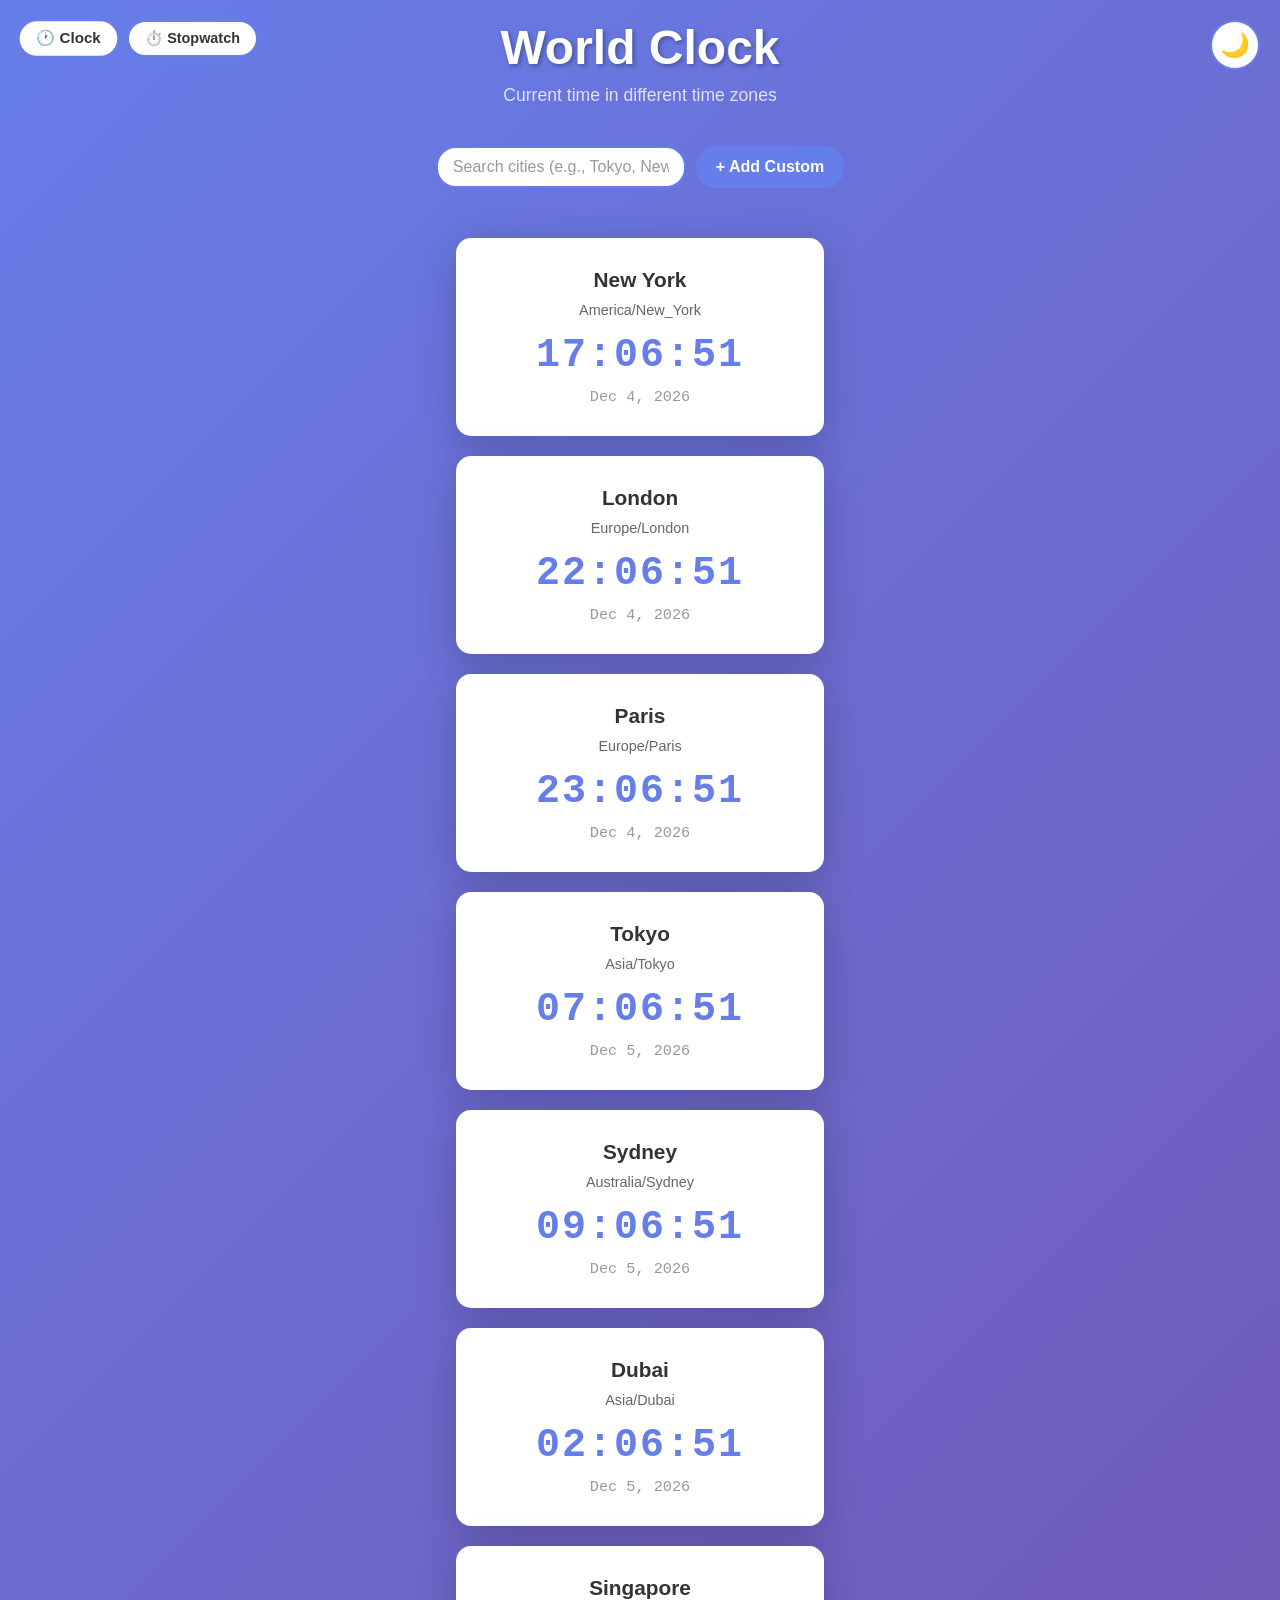
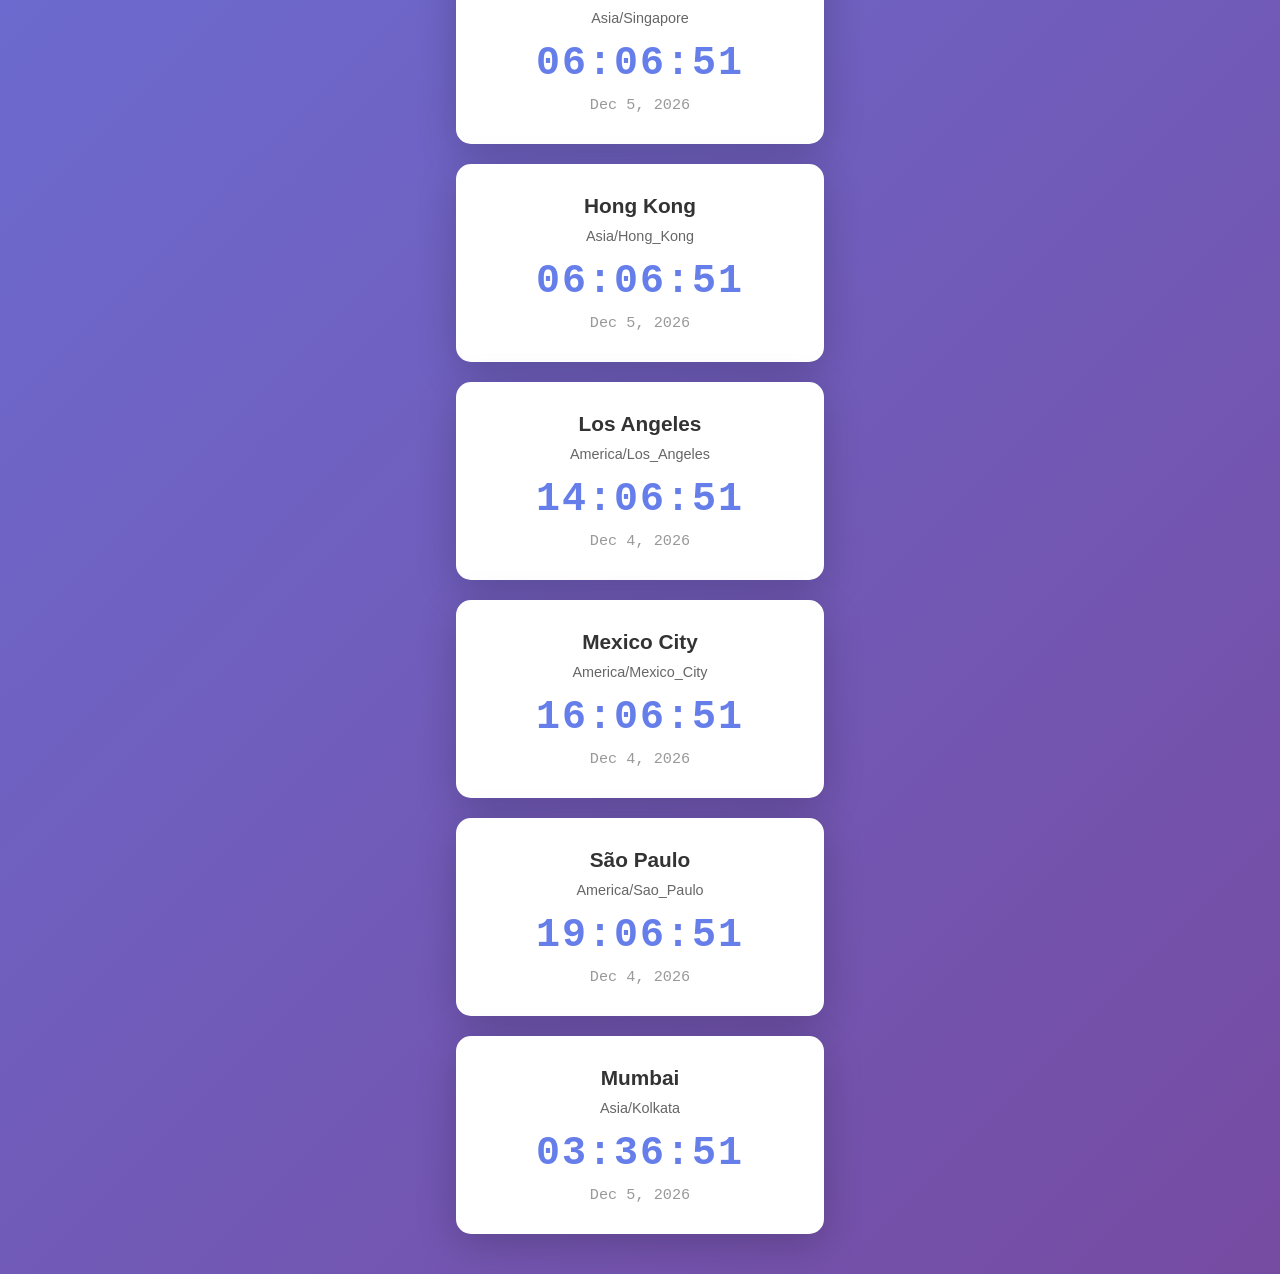
<file: index.html>
<!DOCTYPE html>
<html lang="en">
<head>
    <meta charset="UTF-8">
    <meta name="viewport" content="width=device-width, initial-scale=1.0">
    <title>Digital Clock - Multiple Time Zones</title>
    <style>
        * {
            margin: 0;
            padding: 0;
            box-sizing: border-box;
        }

        body {
            font-family: 'Segoe UI', Tahoma, Geneva, Verdana, sans-serif;
            transition: all 0.3s ease;
        }

        /* Light Mode (Default) */
        body.light-mode {
            background: linear-gradient(135deg, #667eea 0%, #764ba2 100%);
            color: #333;
        }

        body.light-mode .clock {
            background: white;
            color: #333;
            box-shadow: 0 10px 40px rgba(0, 0, 0, 0.2);
        }

        body.light-mode .clock:hover {
            box-shadow: 0 15px 50px rgba(0, 0, 0, 0.3);
        }

        body.light-mode .city {
            color: #333;
        }

        body.light-mode .timezone {
            color: #666;
        }

        body.light-mode .time {
            color: #667eea;
        }

        body.light-mode .date {
            color: #999;
        }

        body.light-mode h1 {
            color: white;
            text-shadow: 2px 2px 4px rgba(0, 0, 0, 0.3);
        }

        body.light-mode .subtitle {
            color: rgba(255, 255, 255, 0.8);
        }

        body.light-mode .theme-btn {
            background: white;
            border: 2px solid #667eea;
            color: #333;
        }

        body.light-mode .nav-btn {
            background: white;
            border: 2px solid #667eea;
            color: #333;
        }

        body.light-mode .nav-btn:hover {
            background: #667eea;
            color: white;
        }

        body.light-mode .search-box {
            background: white;
            border: 2px solid #667eea;
            color: #333;
        }

        body.light-mode .search-box::placeholder {
            color: #999;
        }

        body.light-mode .add-btn {
            background: #667eea;
            color: white;
            border: none;
        }

        body.light-mode .add-btn:hover {
            background: #764ba2;
        }

        body.light-mode .modal {
            background: white;
            color: #333;
        }

        body.light-mode .modal input {
            background: white;
            border: 2px solid #667eea;
            color: #333;
        }

        body.light-mode .modal input::placeholder {
            color: #999;
        }

        body.light-mode .remove-btn {
            background: #ff6b6b;
            color: white;
        }

        body.light-mode .stopwatch-display {
            background: white;
            color: #667eea;
            border: 2px solid #667eea;
        }

        /* Dark Mode */
        body.dark-mode {
            background: linear-gradient(135deg, #1a1a2e 0%, #16213e 100%);
            color: #e0e0e0;
        }

        body.dark-mode .clock {
            background: #0f3460;
            color: #e0e0e0;
            box-shadow: 0 10px 40px rgba(0, 0, 0, 0.5);
        }

        body.dark-mode .clock:hover {
            box-shadow: 0 15px 50px rgba(0, 0, 0, 0.7);
        }

        body.dark-mode .city {
            color: #e0e0e0;
        }

        body.dark-mode .timezone {
            color: #b0b0b0;
        }

        body.dark-mode .time {
            color: #00d4ff;
        }

        body.dark-mode .date {
            color: #808080;
        }

        body.dark-mode h1 {
            color: #00d4ff;
            text-shadow: 0 0 10px rgba(0, 212, 255, 0.3);
        }

        body.dark-mode .subtitle {
            color: rgba(0, 212, 255, 0.7);
        }

        body.dark-mode .theme-btn {
            background: #0f3460;
            border: 2px solid #00d4ff;
            color: #00d4ff;
        }

        body.dark-mode .nav-btn {
            background: #0f3460;
            border: 2px solid #00d4ff;
            color: #00d4ff;
        }

        body.dark-mode .nav-btn:hover {
            background: #00d4ff;
            color: #1a1a2e;
        }

        body.dark-mode .search-box {
            background: #0f3460;
            border: 2px solid #00d4ff;
            color: #e0e0e0;
        }

        body.dark-mode .search-box::placeholder {
            color: #808080;
        }

        body.dark-mode .add-btn {
            background: #00d4ff;
            color: #1a1a2e;
            border: none;
        }

        body.dark-mode .add-btn:hover {
            background: #0099cc;
        }

        body.dark-mode .modal {
            background: #0f3460;
            color: #e0e0e0;
        }

        body.dark-mode .modal input {
            background: #16213e;
            border: 2px solid #00d4ff;
            color: #e0e0e0;
        }

        body.dark-mode .modal input::placeholder {
            color: #808080;
        }

        body.dark-mode .remove-btn {
            background: #ff6b6b;
            color: white;
        }

        body.dark-mode .stopwatch-display {
            background: #0f3460;
            color: #00d4ff;
            border: 2px solid #00d4ff;
        }

        body {
            min-height: 100vh;
            display: flex;
            justify-content: center;
            align-items: center;
            padding: 20px;
        }

        /* Navigation */
        .nav-container {
            position: fixed;
            top: 20px;
            left: 20px;
            display: flex;
            gap: 10px;
            z-index: 999;
        }

        .nav-btn {
            padding: 8px 16px;
            border-radius: 20px;
            font-weight: bold;
            cursor: pointer;
            transition: all 0.3s ease;
            font-size: 0.9em;
        }

        .nav-btn.active {
            transform: scale(1.05);
        }

        /* Theme Toggle Button */
        .theme-toggle {
            position: fixed;
            top: 20px;
            right: 20px;
            z-index: 1000;
        }

        .theme-btn {
            border-radius: 50%;
            width: 50px;
            height: 50px;
            font-size: 1.5em;
            cursor: pointer;
            display: flex;
            align-items: center;
            justify-content: center;
            transition: all 0.3s ease;
            font-weight: bold;
        }

        .theme-btn:hover {
            transform: scale(1.1) rotate(20deg);
        }

        .theme-btn:active {
            transform: scale(0.95);
        }

        .container {
            width: 100%;
            max-width: 1200px;
        }

        h1 {
            text-align: center;
            font-size: 3em;
            margin-bottom: 10px;
            transition: all 0.3s ease;
        }

        .subtitle {
            text-align: center;
            font-size: 1.1em;
            margin-bottom: 40px;
            transition: all 0.3s ease;
        }

        /* Clock Section */
        #clockSection {
            display: none;
        }

        #clockSection.active {
            display: block;
        }

        .search-filter {
            display: flex;
            gap: 10px;
            margin-bottom: 30px;
            justify-content: center;
            flex-wrap: wrap;
        }

        .search-box {
            padding: 10px 15px;
            border-radius: 20px;
            font-size: 1em;
            width: 250px;
            transition: all 0.3s ease;
        }

        .search-box:focus {
            outline: none;
            transform: scale(1.05);
        }

        .add-btn {
            padding: 10px 20px;
            border-radius: 20px;
            font-size: 1em;
            font-weight: bold;
            cursor: pointer;
            transition: all 0.3s ease;
        }

        .add-btn:hover {
            transform: scale(1.05);
        }

        .clocks-grid {
            display: grid;
            grid-template-columns: repeat(auto-fit, minmax(280px, 1fr));
            gap: 20px;
            padding: 20px;
        }

        .clock {
            border-radius: 15px;
            padding: 30px;
            text-align: center;
            transition: all 0.3s ease;
            position: relative;
        }

        .clock:hover {
            transform: translateY(-5px);
        }

        .remove-btn {
            position: absolute;
            top: 10px;
            right: 10px;
            width: 30px;
            height: 30px;
            border-radius: 50%;
            border: none;
            cursor: pointer;
            font-weight: bold;
            transition: all 0.3s ease;
        }

        .remove-btn:hover {
            transform: scale(1.1);
        }

        .city {
            font-size: 1.3em;
            font-weight: bold;
            margin-bottom: 10px;
            transition: all 0.3s ease;
        }

        .timezone {
            font-size: 0.9em;
            margin-bottom: 15px;
            transition: all 0.3s ease;
        }

        .time {
            font-size: 2.5em;
            font-weight: bold;
            font-family: 'Courier New', monospace;
            letter-spacing: 2px;
            margin-bottom: 10px;
            transition: all 0.3s ease;
        }

        .date {
            font-size: 0.95em;
            font-family: 'Courier New', monospace;
            transition: all 0.3s ease;
        }

        /* Stopwatch Section */
        #stopwatchSection {
            display: none;
        }

        #stopwatchSection.active {
            display: block;
        }

        .stopwatch-container {
            background: transparent;
            border-radius: 20px;
            padding: 40px;
            text-align: center;
            max-width: 500px;
            margin: 0 auto;
        }

        .stopwatch-display {
            font-size: 4em;
            font-weight: bold;
            font-family: 'Courier New', monospace;
            padding: 30px;
            border-radius: 15px;
            margin-bottom: 30px;
            letter-spacing: 3px;
            transition: all 0.3s ease;
        }

        .stopwatch-buttons {
            display: flex;
            gap: 15px;
            justify-content: center;
            margin-bottom: 20px;
            flex-wrap: wrap;
        }

        .sw-btn {
            padding: 12px 30px;
            font-size: 1em;
            font-weight: bold;
            border-radius: 10px;
            border: none;
            cursor: pointer;
            transition: all 0.3s ease;
            min-width: 100px;
        }

        .sw-btn.start {
            background: #4ade80;
            color: white;
        }

        .sw-btn.start:hover {
            background: #22c55e;
        }

        .sw-btn.stop {
            background: #ef4444;
            color: white;
        }

        .sw-btn.stop:hover {
            background: #dc2626;
        }

        .sw-btn.reset {
            background: #64748b;
            color: white;
        }

        .sw-btn.reset:hover {
            background: #475569;
        }

        .mode-tabs {
            display: flex;
            gap: 10px;
            justify-content: center;
            margin-bottom: 20px;
        }

        .mode-tab {
            padding: 10px 20px;
            border: 2px solid currentColor;
            border-radius: 10px;
            background: transparent;
            color: inherit;
            font-weight: bold;
            cursor: pointer;
            transition: all 0.3s ease;
        }

        .mode-tab.active {
            transform: scale(1.05);
        }

        /* Modal */
        .modal {
            display: none;
            position: fixed;
            top: 50%;
            left: 50%;
            transform: translate(-50%, -50%);
            border-radius: 15px;
            padding: 30px;
            z-index: 2000;
            box-shadow: 0 10px 50px rgba(0, 0, 0, 0.3);
            max-width: 400px;
            width: 90%;
        }

        .modal.active {
            display: block;
        }

        .modal-overlay {
            display: none;
            position: fixed;
            top: 0;
            left: 0;
            right: 0;
            bottom: 0;
            background: rgba(0, 0, 0, 0.5);
            z-index: 1500;
        }

        .modal-overlay.active {
            display: block;
        }

        .modal h2 {
            margin-bottom: 20px;
            text-align: center;
        }

        .modal input {
            width: 100%;
            padding: 10px;
            margin-bottom: 15px;
            border-radius: 8px;
            font-size: 1em;
        }

        .modal-buttons {
            display: flex;
            gap: 10px;
        }

        .modal-buttons button {
            flex: 1;
            padding: 10px;
            border-radius: 8px;
            border: none;
            font-weight: bold;
            cursor: pointer;
            transition: all 0.3s ease;
        }

        .modal-buttons .confirm {
            background: #667eea;
            color: white;
        }

        .modal-buttons .confirm:hover {
            background: #764ba2;
        }

        .modal-buttons .cancel {
            background: #999;
            color: white;
        }

        .modal-buttons .cancel:hover {
            background: #777;
        }

        /* Responsive design */
        @media (max-width: 768px) {
            .nav-container {
                flex-wrap: wrap;
                gap: 8px;
            }

            .nav-btn {
                padding: 6px 12px;
                font-size: 0.8em;
            }

            h1 {
                font-size: 2em;
            }

            .clocks-grid {
                grid-template-columns: repeat(auto-fit, minmax(240px, 1fr));
                gap: 15px;
                padding: 15px;
            }

            .time {
                font-size: 2em;
            }

            .city {
                font-size: 1.1em;
            }

            .stopwatch-display {
                font-size: 3em;
            }

            .search-box {
                width: 100%;
            }
        }

        @media (max-width: 480px) {
            .nav-container {
                left: 10px;
                top: 10px;
            }

            h1 {
                font-size: 1.5em;
            }

            .clocks-grid {
                grid-template-columns: 1fr;
            }

            .time {
                font-size: 1.8em;
            }

            .stopwatch-display {
                font-size: 2.5em;
            }

            .stopwatch-buttons {
                flex-direction: column;
            }

            .sw-btn {
                width: 100%;
            }
        }
    </style>
</head>
<body class="light-mode">
    <div class="nav-container">
        <button class="nav-btn active" data-section="clock">🕐 Clock</button>
        <button class="nav-btn" data-section="stopwatch">⏱️ Stopwatch</button>
    </div>

    <div class="theme-toggle">
        <button class="theme-btn" id="themeToggle" title="Toggle Dark/Light Mode">
            <span class="theme-icon">🌙</span>
        </button>
    </div>

    <!-- Clock Section -->
    <div id="clockSection" class="active">
        <div class="container">
            <h1>World Clock</h1>
            <p class="subtitle">Current time in different time zones</p>
            
            <div class="search-filter">
                <input type="text" class="search-box" id="searchBox" placeholder="Search cities (e.g., Tokyo, New York)...">
                <button class="add-btn" id="addBtn">+ Add Custom</button>
            </div>
            
            <div class="clocks-grid" id="clocksGrid">
                <!-- Clocks will be generated by JavaScript -->
            </div>
        </div>
    </div>

    <!-- Stopwatch Section -->
    <div id="stopwatchSection">
        <div class="container">
            <h1>Stopwatch & Timer</h1>
            
            <div class="stopwatch-container">
                <div class="mode-tabs">
                    <button class="mode-tab active" data-mode="stopwatch">Stopwatch</button>
                    <button class="mode-tab" data-mode="timer">Timer</button>
                </div>

                <div class="stopwatch-display" id="stopwatchDisplay">00:00:00</div>

                <div class="stopwatch-buttons" id="stopwatchButtons">
                    <button class="sw-btn start" id="startBtn">Start</button>
                    <button class="sw-btn stop" id="stopBtn" disabled>Stop</button>
                    <button class="sw-btn reset" id="resetBtn">Reset</button>
                </div>

                <div id="timerInput" style="display: none; margin-top: 20px;">
                    <input type="number" id="timerMinutes" placeholder="Minutes" min="0" max="59" style="padding: 10px; margin-right: 10px; border-radius: 8px;">
                    <input type="number" id="timerSeconds" placeholder="Seconds" min="0" max="59" style="padding: 10px; border-radius: 8px;">
                </div>
            </div>
        </div>
    </div>

    <!-- Add Custom Timezone Modal -->
    <div class="modal-overlay" id="modalOverlay"></div>
    <div class="modal" id="addModal">
        <h2>Add Custom Timezone</h2>
        <input type="text" id="cityInput" placeholder="City name (e.g., Bangkok)">
        <input type="text" id="timezoneInput" placeholder="Timezone (e.g., Asia/Bangkok)">
        <div class="modal-buttons">
            <button class="confirm" onclick="addCustomTimezone()">Add</button>
            <button class="cancel" onclick="closeModal()">Cancel</button>
        </div>
    </div>

    <script>
        // Define default time zones
        let timeZones = [
            { city: 'New York', timezone: 'America/New_York', custom: false },
            { city: 'London', timezone: 'Europe/London', custom: false },
            { city: 'Paris', timezone: 'Europe/Paris', custom: false },
            { city: 'Tokyo', timezone: 'Asia/Tokyo', custom: false },
            { city: 'Sydney', timezone: 'Australia/Sydney', custom: false },
            { city: 'Dubai', timezone: 'Asia/Dubai', custom: false },
            { city: 'Singapore', timezone: 'Asia/Singapore', custom: false },
            { city: 'Hong Kong', timezone: 'Asia/Hong_Kong', custom: false },
            { city: 'Los Angeles', timezone: 'America/Los_Angeles', custom: false },
            { city: 'Mexico City', timezone: 'America/Mexico_City', custom: false },
            { city: 'São Paulo', timezone: 'America/Sao_Paulo', custom: false },
            { city: 'Mumbai', timezone: 'Asia/Kolkata', custom: false }
        ];

        let stopwatchInterval = null;
        let stopwatchTime = 0;
        let timerInterval = null;
        let timerTime = 0;
        let isStopwatchRunning = false;
        let isTimerRunning = false;
        let currentMode = 'stopwatch';

        // Load custom timezones from localStorage
        function loadCustomTimezones() {
            const saved = localStorage.getItem('customTimezones');
            if (saved) {
                const customZones = JSON.parse(saved);
                timeZones = timeZones.concat(customZones);
            }
        }

        // Save custom timezones to localStorage
        function saveCustomTimezones() {
            const customZones = timeZones.filter(z => z.custom);
            localStorage.setItem('customTimezones', JSON.stringify(customZones));
        }

        // Initialize theme toggle
        function initializeTheme() {
            const themeToggle = document.getElementById('themeToggle');
            const savedTheme = localStorage.getItem('theme') || 'light-mode';
            
            document.body.className = savedTheme;
            updateThemeIcon(savedTheme);
            
            themeToggle.addEventListener('click', () => {
                const isDarkMode = document.body.classList.contains('dark-mode');
                
                if (isDarkMode) {
                    document.body.className = 'light-mode';
                    localStorage.setItem('theme', 'light-mode');
                    updateThemeIcon('light-mode');
                } else {
                    document.body.className = 'dark-mode';
                    localStorage.setItem('theme', 'dark-mode');
                    updateThemeIcon('dark-mode');
                }
            });
        }

        function updateThemeIcon(theme) {
            const themeIcon = document.querySelector('.theme-icon');
            themeIcon.textContent = theme === 'dark-mode' ? '☀️' : '🌙';
        }

        // Section Navigation
        function initializeNavigation() {
            document.querySelectorAll('.nav-btn').forEach(btn => {
                btn.addEventListener('click', () => {
                    const section = btn.dataset.section;
                    switchSection(section);
                });
            });
        }

        function switchSection(section) {
            document.querySelectorAll('#clockSection, #stopwatchSection').forEach(s => s.classList.remove('active'));
            document.querySelectorAll('.nav-btn').forEach(b => b.classList.remove('active'));
            
            if (section === 'clock') {
                document.getElementById('clockSection').classList.add('active');
            } else {
                document.getElementById('stopwatchSection').classList.add('active');
            }
            
            document.querySelector(`[data-section="${section}"]`).classList.add('active');
        }

        // Initialize clocks
        function initializeClocks() {
            renderClocks();
            updateAllClocks();
        }

        function renderClocks(filter = '') {
            const clocksGrid = document.getElementById('clocksGrid');
            clocksGrid.innerHTML = '';

            const filtered = timeZones.filter(tz => 
                tz.city.toLowerCase().includes(filter.toLowerCase()) || 
                tz.timezone.toLowerCase().includes(filter.toLowerCase())
            );

            filtered.forEach(({ city, timezone, custom }) => {
                const clockDiv = document.createElement('div');
                clockDiv.className = 'clock';
                clockDiv.innerHTML = `
                    ${custom ? `<button class="remove-btn" onclick="removeTimezone('${timezone}')">×</button>` : ''}
                    <div class="city">${city}</div>
                    <div class="timezone">${timezone}</div>
                    <div class="time" data-timezone="${timezone}">--:--:--</div>
                    <div class="date" data-timezone-date="${timezone}">---</div>
                `;
                clocksGrid.appendChild(clockDiv);
            });
        }

        function updateAllClocks() {
            timeZones.forEach(({ timezone }) => {
                const timeElement = document.querySelector(`.time[data-timezone="${timezone}"]`);
                const dateElement = document.querySelector(`.date[data-timezone-date="${timezone}"]`);

                if (timeElement && dateElement) {
                    const now = new Date();

                    const timeString = new Intl.DateTimeFormat('en-US', {
                        timeZone: timezone,
                        hour: '2-digit',
                        minute: '2-digit',
                        second: '2-digit',
                        hour12: false
                    }).format(now);

                    const dateString = new Intl.DateTimeFormat('en-US', {
                        timeZone: timezone,
                        year: 'numeric',
                        month: 'short',
                        day: 'numeric'
                    }).format(now);

                    timeElement.textContent = timeString;
                    dateElement.textContent = dateString;
                }
            });
        }

        // Search functionality
        document.getElementById('searchBox').addEventListener('input', (e) => {
            renderClocks(e.target.value);
        });

        // Add custom timezone
        document.getElementById('addBtn').addEventListener('click', openModal);

        function openModal() {
            document.getElementById('modalOverlay').classList.add('active');
            document.getElementById('addModal').classList.add('active');
        }

        function closeModal() {
            document.getElementById('modalOverlay').classList.remove('active');
            document.getElementById('addModal').classList.remove('active');
        }

        function addCustomTimezone() {
            const city = document.getElementById('cityInput').value.trim();
            const timezone = document.getElementById('timezoneInput').value.trim();

            if (!city || !timezone) {
                alert('Please fill in all fields');
                return;
            }

            timeZones.push({ city, timezone, custom: true });
            saveCustomTimezones();
            renderClocks();
            closeModal();
            document.getElementById('cityInput').value = '';
            document.getElementById('timezoneInput').value = '';
        }

        function removeTimezone(timezone) {
            timeZones = timeZones.filter(tz => tz.timezone !== timezone);
            saveCustomTimezones();
            renderClocks();
        }

        document.getElementById('modalOverlay').addEventListener('click', closeModal);

        // Stopwatch/Timer functionality
        function formatTime(ms) {
            const totalSeconds = Math.floor(ms / 1000);
            const hours = Math.floor(totalSeconds / 3600);
            const minutes = Math.floor((totalSeconds % 3600) / 60);
            const seconds = totalSeconds % 60;
            return `${String(hours).padStart(2, '0')}:${String(minutes).padStart(2, '0')}:${String(seconds).padStart(2, '0')}`;
        }

        document.querySelectorAll('.mode-tab').forEach(tab => {
            tab.addEventListener('click', () => {
                currentMode = tab.dataset.mode;
                document.querySelectorAll('.mode-tab').forEach(t => t.classList.remove('active'));
                tab.classList.add('active');

                if (currentMode === 'stopwatch') {
                    document.getElementById('timerInput').style.display = 'none';
                    resetStopwatch();
                } else {
                    document.getElementById('timerInput').style.display = 'flex';
                    resetTimer();
                }
            });
        });

        document.getElementById('startBtn').addEventListener('click', () => {
            if (currentMode === 'stopwatch') {
                startStopwatch();
            } else {
                startTimer();
            }
        });

        document.getElementById('stopBtn').addEventListener('click', () => {
            if (currentMode === 'stopwatch') {
                stopStopwatch();
            } else {
                stopTimer();
            }
        });

        document.getElementById('resetBtn').addEventListener('click', () => {
            if (currentMode === 'stopwatch') {
                resetStopwatch();
            } else {
                resetTimer();
            }
        });

        function startStopwatch() {
            if (isStopwatchRunning) return;
            isStopwatchRunning = true;
            document.getElementById('startBtn').disabled = true;
            document.getElementById('stopBtn').disabled = false;
            const startTime = Date.now() - stopwatchTime;
            stopwatchInterval = setInterval(() => {
                stopwatchTime = Date.now() - startTime;
                document.getElementById('stopwatchDisplay').textContent = formatTime(stopwatchTime);
            }, 10);
        }

        function stopStopwatch() {
            isStopwatchRunning = false;
            clearInterval(stopwatchInterval);
            document.getElementById('startBtn').disabled = false;
            document.getElementById('stopBtn').disabled = true;
        }

        function resetStopwatch() {
            stopStopwatch();
            stopwatchTime = 0;
            document.getElementById('stopwatchDisplay').textContent = '00:00:00';
        }

        function startTimer() {
            if (isTimerRunning) return;
            const minutes = parseInt(document.getElementById('timerMinutes').value) || 0;
            const seconds = parseInt(document.getElementById('timerSeconds').value) || 0;
            timerTime = (minutes * 60 + seconds) * 1000;

            if (timerTime <= 0) {
                alert('Please enter a valid time');
                return;
            }

            isTimerRunning = true;
            document.getElementById('startBtn').disabled = true;
            document.getElementById('stopBtn').disabled = false;
            const startTime = Date.now();

            timerInterval = setInterval(() => {
                const elapsed = Date.now() - startTime;
                const remaining = timerTime - elapsed;

                if (remaining <= 0) {
                    clearInterval(timerInterval);
                    document.getElementById('stopwatchDisplay').textContent = '00:00:00';
                    isTimerRunning = false;
                    document.getElementById('startBtn').disabled = false;
                    document.getElementById('stopBtn').disabled = true;
                    alert('Timer finished!');
                    return;
                }

                document.getElementById('stopwatchDisplay').textContent = formatTime(remaining);
            }, 10);
        }

        function stopTimer() {
            isTimerRunning = false;
            clearInterval(timerInterval);
            document.getElementById('startBtn').disabled = false;
            document.getElementById('stopBtn').disabled = true;
        }

        function resetTimer() {
            stopTimer();
            document.getElementById('stopwatchDisplay').textContent = '00:00:00';
            document.getElementById('timerMinutes').value = '';
            document.getElementById('timerSeconds').value = '';
        }

        // Initialize on page load
        document.addEventListener('DOMContentLoaded', () => {
            initializeTheme();
            initializeNavigation();
            loadCustomTimezones();
            initializeClocks();
            setInterval(updateAllClocks, 1000);
        });
    </script>
</body>
</html>
</file>
